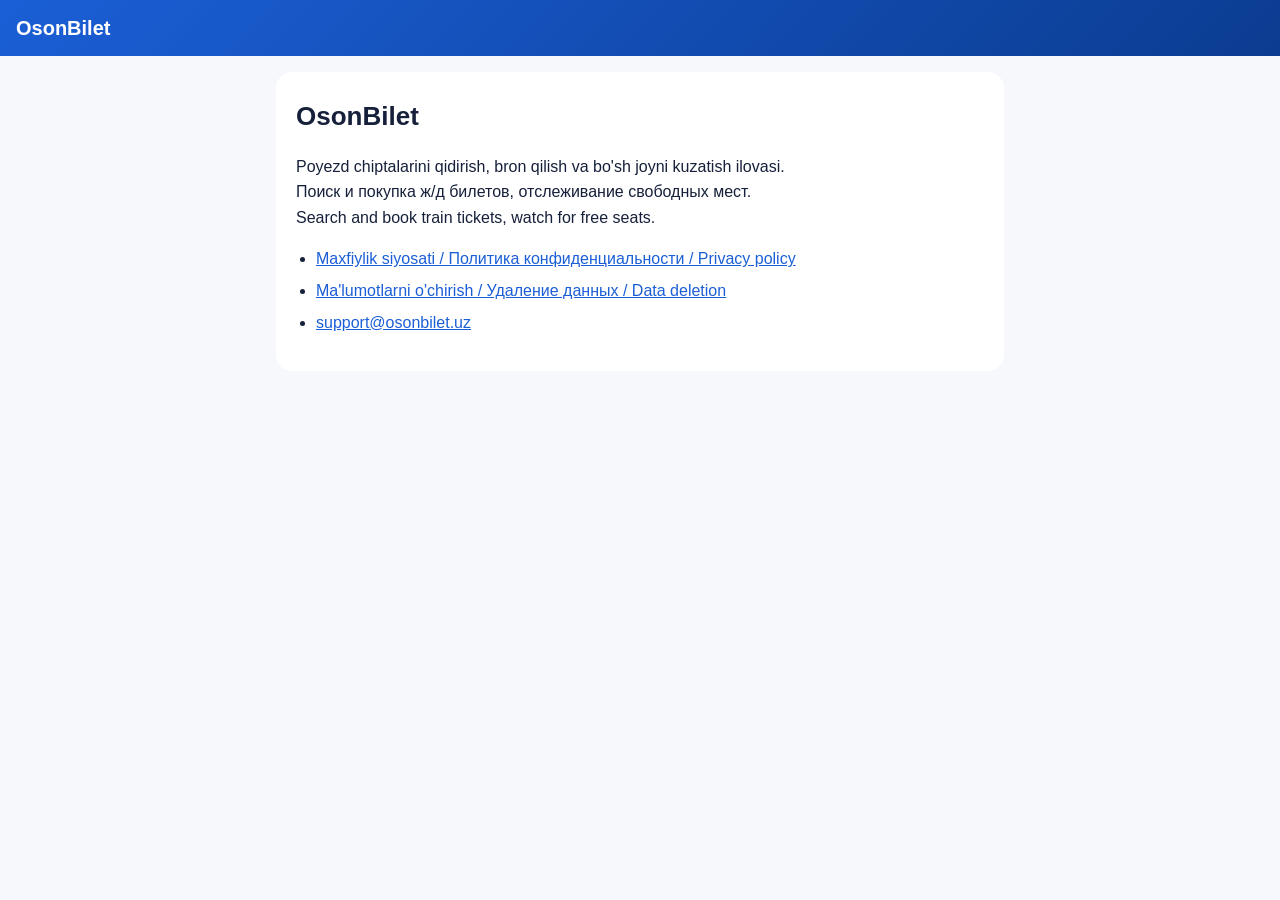
<file: index.html>
<!doctype html>
<html lang="uz">
<head>
<meta charset="utf-8">
<meta name="viewport" content="width=device-width, initial-scale=1">
<title>OsonBilet</title>
<link rel="stylesheet" href="style.css">
</head>
<body>
<header><div class="brand">OsonBilet</div></header>
<main>
<section>
<h1>OsonBilet</h1>
<p>Poyezd chiptalarini qidirish, bron qilish va bo'sh joyni kuzatish ilovasi.<br>
Поиск и покупка ж/д билетов, отслеживание свободных мест.<br>
Search and book train tickets, watch for free seats.</p>
<ul>
<li><a href="privacy.html">Maxfiylik siyosati / Политика конфиденциальности / Privacy policy</a></li>
<li><a href="delete-data.html">Ma'lumotlarni o'chirish / Удаление данных / Data deletion</a></li>
<li><a href="mailto:support@osonbilet.uz">support@osonbilet.uz</a></li>
</ul>
</section>
</main>
</body>
</html>
</file>
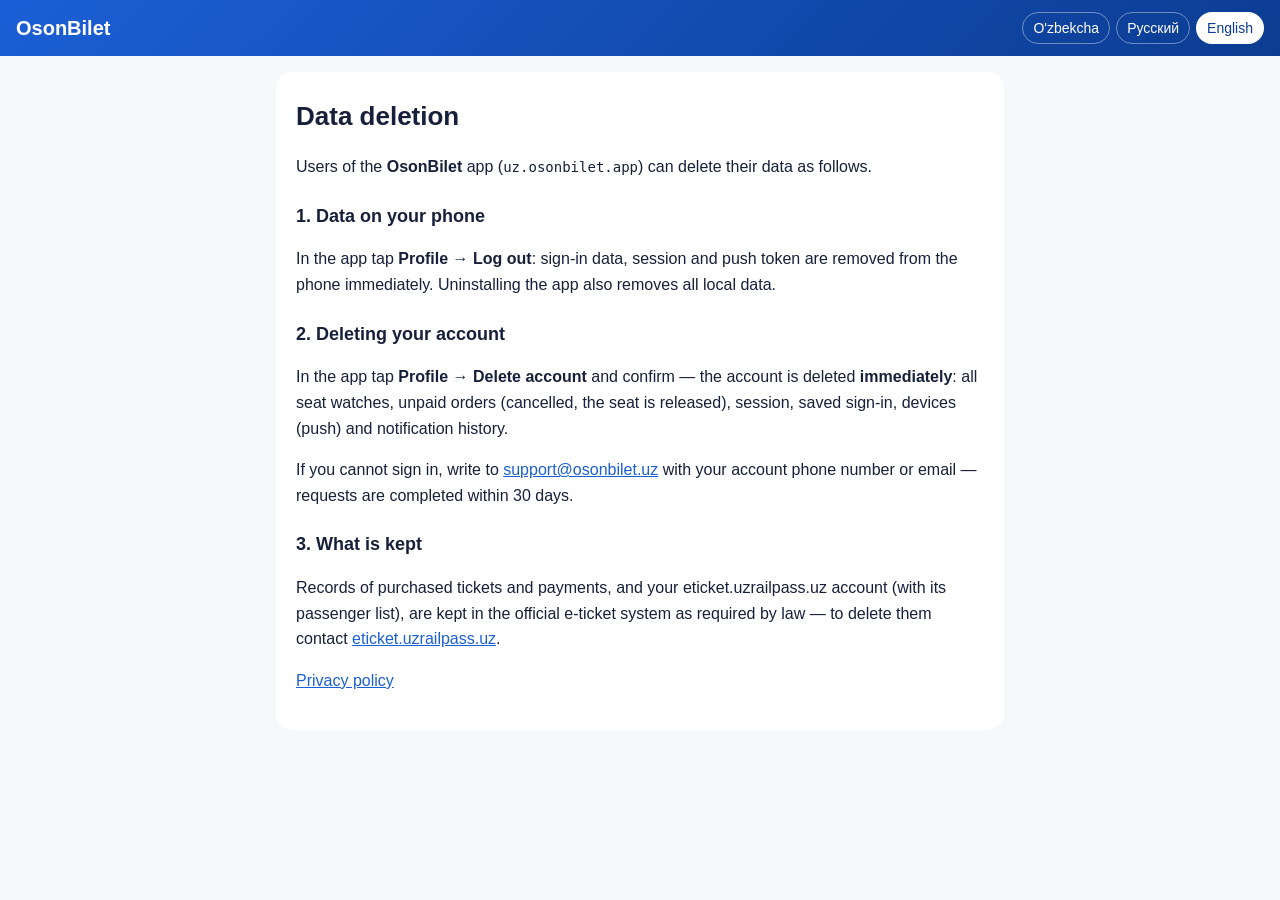
<file: delete-data.html>
<!doctype html>
<html lang="uz">
<head>
<meta charset="utf-8">
<meta name="viewport" content="width=device-width, initial-scale=1">
<title>OsonBilet — Ma'lumotlarni o'chirish / Data deletion</title>
<link rel="stylesheet" href="style.css">
</head>
<body>
<header>
  <div class="brand">OsonBilet</div>
  <nav class="langs">
    <a href="#uz" data-l="uz">O'zbekcha</a>
    <a href="#ru" data-l="ru">Русский</a>
    <a href="#en" data-l="en">English</a>
  </nav>
</header>
<main>

<section id="uz" lang="uz">
<h1>Ma'lumotlarni o'chirish</h1>
<p><b>OsonBilet</b> ilovasi (<code>uz.osonbilet.app</code>) foydalanuvchilari o'z ma'lumotlarini quyidagicha o'chirishi mumkin.</p>
<h2>1. Telefondagi ma'lumotlar</h2>
<p>Ilovada <b>Profil → Chiqish</b> ni bosing: kirish ma'lumotlari, sessiya va push-token telefondan darhol o'chiriladi. Ilovani o'chirib tashlash ham barcha lokal ma'lumotlarni o'chiradi.</p>
<h2>2. Hisobni o'chirish</h2>
<p>Ilovada <b>Profil → Hisobni o'chirish</b> ni bosing va tasdiqlang — hisob <b>darhol</b> o'chiriladi: barcha kuzatuvlar, to'lanmagan buyurtmalar (bekor qilinadi, joy bo'shaydi), sessiya, saqlangan login/parol, qurilmalar (push) va bildirishnomalar tarixi.</p>
<p>Ilovaga kira olmasangiz, <a href="mailto:support@osonbilet.uz?subject=OsonBilet%3A%20hisobni%20o'chirish">support@osonbilet.uz</a> manziliga hisobingiz telefon raqami yoki emailini yozing — so'rov 30 kun ichida bajariladi.</p>
<h2>3. Saqlanib qoladigan ma'lumotlar</h2>
<p>Sotib olingan chiptalar va to'lovlar haqidagi yozuvlar hamda eticket.uzrailpass.uz hisobingiz (yo'lovchilar ro'yxati bilan) rasmiy elektron chipta tizimida qonunchilikka muvofiq saqlanadi — ularni o'chirish uchun <a href="https://eticket.uzrailpass.uz">eticket.uzrailpass.uz</a> ga murojaat qiling.</p>
<p><a href="privacy.html#uz">Maxfiylik siyosati</a></p>
</section>

<section id="ru" lang="ru">
<h1>Удаление данных</h1>
<p>Пользователи приложения <b>OsonBilet</b> (<code>uz.osonbilet.app</code>) могут удалить свои данные следующим образом.</p>
<h2>1. Данные на телефоне</h2>
<p>В приложении нажмите <b>Профиль → Выйти</b>: данные входа, сессия и push-токен сразу удаляются с телефона. Удаление приложения также стирает все локальные данные.</p>
<h2>2. Удаление аккаунта</h2>
<p>В приложении нажмите <b>Профиль → Удалить аккаунт</b> и подтвердите — аккаунт удаляется <b>сразу</b>: все отслеживания, неоплаченные заказы (отменяются, место освобождается), сессия, сохранённый логин/пароль, устройства (push) и история уведомлений.</p>
<p>Если вы не можете войти в приложение, напишите на <a href="mailto:support@osonbilet.uz?subject=OsonBilet%3A%20delete%20account">support@osonbilet.uz</a>, указав телефон или email аккаунта, — запрос выполняется в течение 30 дней.</p>
<h2>3. Что сохраняется</h2>
<p>Записи о купленных билетах и платежах, а также ваш аккаунт eticket.uzrailpass.uz (со списком пассажиров) хранятся в официальной системе электронных билетов согласно законодательству — для их удаления обратитесь на <a href="https://eticket.uzrailpass.uz">eticket.uzrailpass.uz</a>.</p>
<p><a href="privacy.html#ru">Политика конфиденциальности</a></p>
</section>

<section id="en" lang="en">
<h1>Data deletion</h1>
<p>Users of the <b>OsonBilet</b> app (<code>uz.osonbilet.app</code>) can delete their data as follows.</p>
<h2>1. Data on your phone</h2>
<p>In the app tap <b>Profile → Log out</b>: sign-in data, session and push token are removed from the phone immediately. Uninstalling the app also removes all local data.</p>
<h2>2. Deleting your account</h2>
<p>In the app tap <b>Profile → Delete account</b> and confirm — the account is deleted <b>immediately</b>: all seat watches, unpaid orders (cancelled, the seat is released), session, saved sign-in, devices (push) and notification history.</p>
<p>If you cannot sign in, write to <a href="mailto:support@osonbilet.uz?subject=OsonBilet%3A%20delete%20account">support@osonbilet.uz</a> with your account phone number or email — requests are completed within 30 days.</p>
<h2>3. What is kept</h2>
<p>Records of purchased tickets and payments, and your eticket.uzrailpass.uz account (with its passenger list), are kept in the official e-ticket system as required by law — to delete them contact <a href="https://eticket.uzrailpass.uz">eticket.uzrailpass.uz</a>.</p>
<p><a href="privacy.html#en">Privacy policy</a></p>
</section>

</main>
<script src="lang.js"></script>
</body>
</html>
</file>
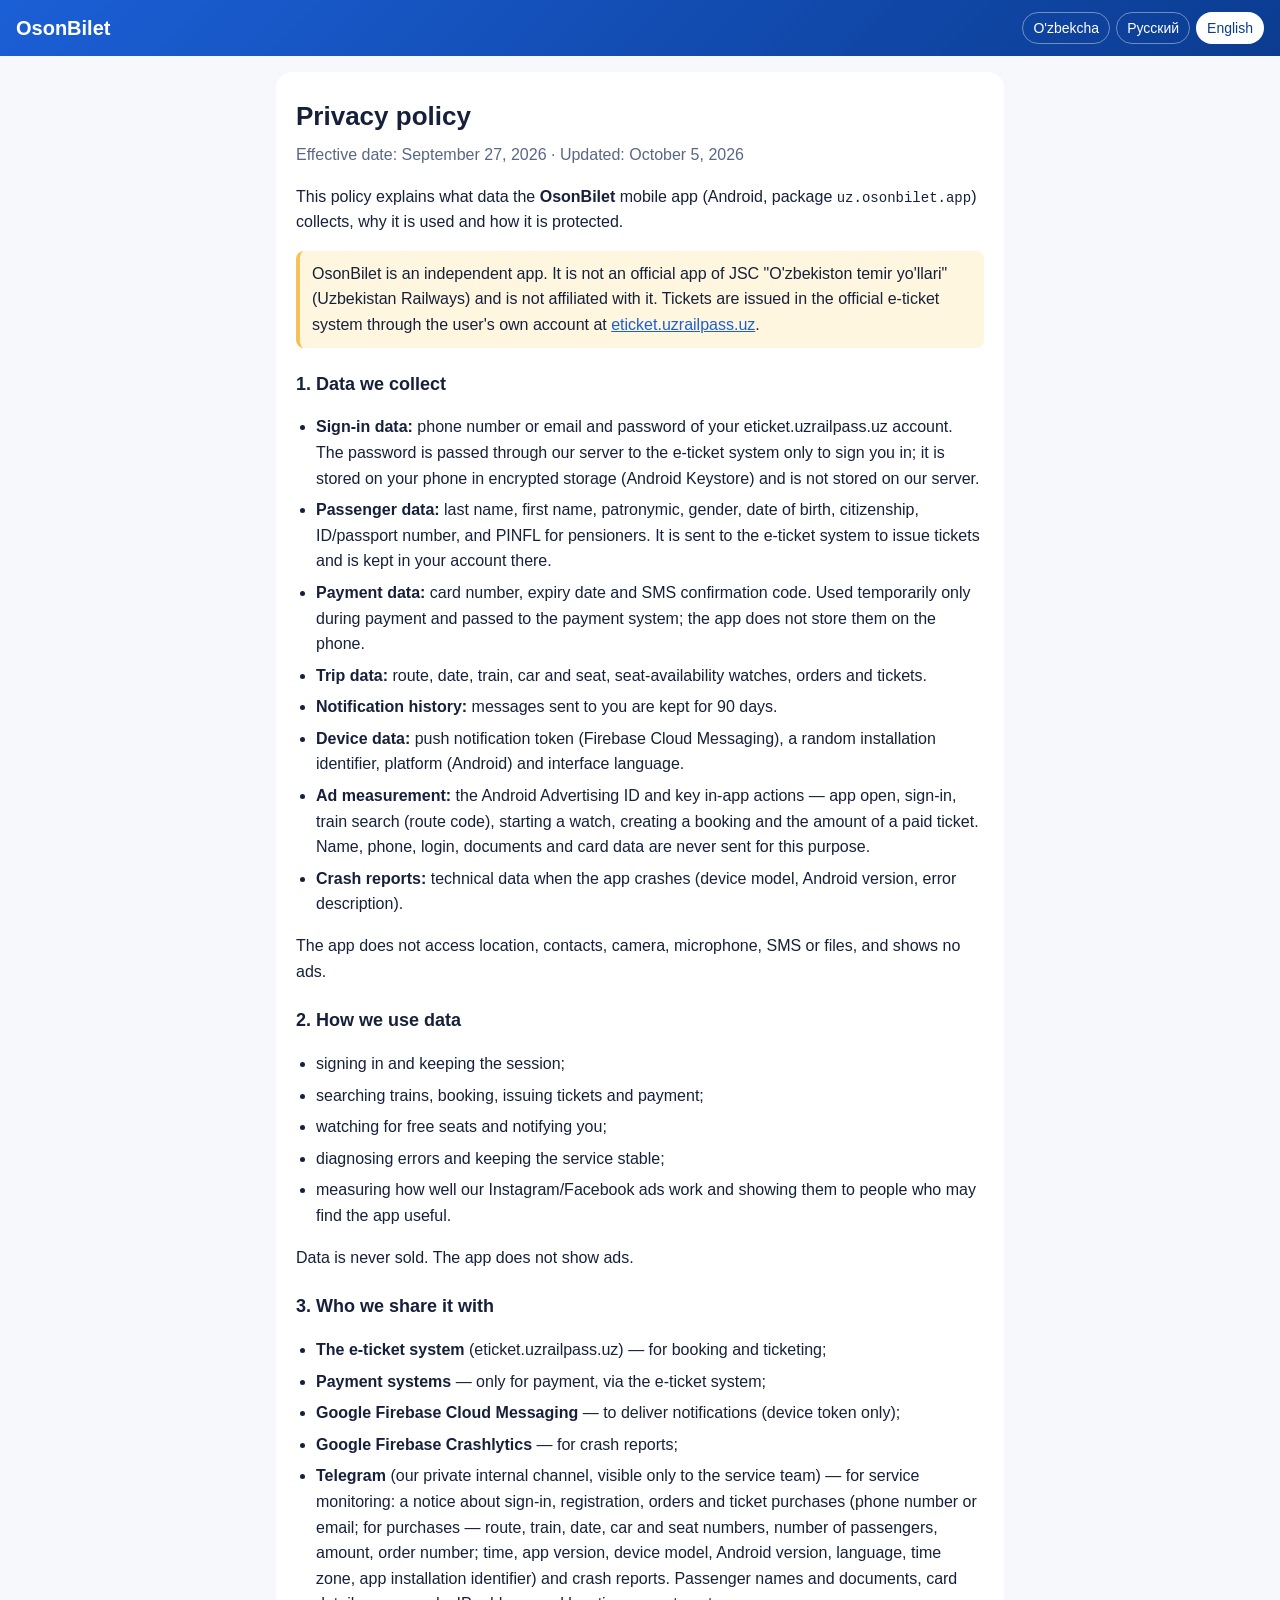
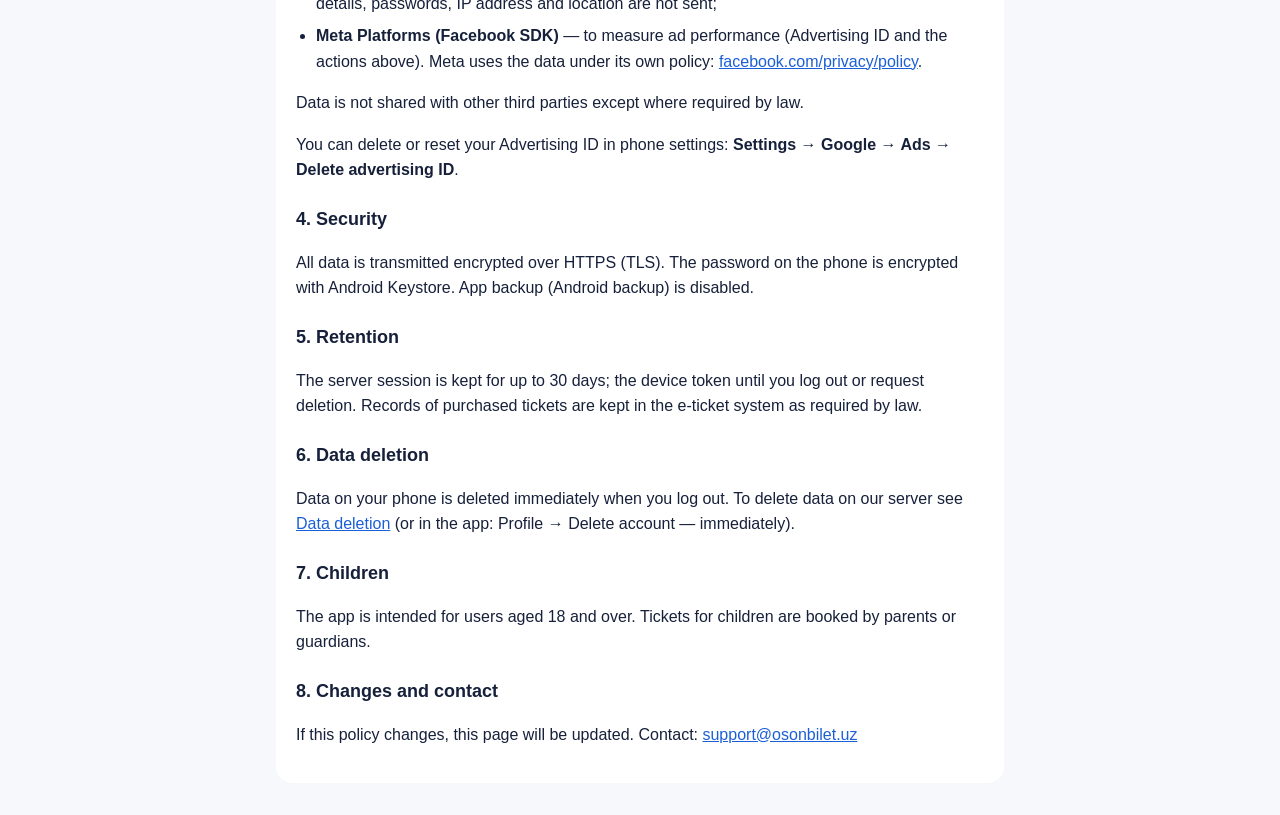
<file: privacy.html>
<!doctype html>
<html lang="uz">
<head>
<meta charset="utf-8">
<meta name="viewport" content="width=device-width, initial-scale=1">
<title>OsonBilet — Maxfiylik siyosati / Privacy policy</title>
<link rel="stylesheet" href="style.css">
</head>
<body>
<header>
  <div class="brand">OsonBilet</div>
  <nav class="langs">
    <a href="#uz" data-l="uz">O'zbekcha</a>
    <a href="#ru" data-l="ru">Русский</a>
    <a href="#en" data-l="en">English</a>
  </nav>
</header>
<main>

<section id="uz" lang="uz">
<h1>Maxfiylik siyosati</h1>
<p class="meta">Kuchga kirgan sana: 2026-yil 27-sentabr · Yangilangan: 2026-yil 5-oktabr</p>
<p>Ushbu siyosat <b>OsonBilet</b> mobil ilovasi (Android, paket <code>uz.osonbilet.app</code>) qanday ma'lumotlarni to'plashi, ulardan nima uchun foydalanishi va qanday himoya qilishini tushuntiradi.</p>
<p class="note">OsonBilet — mustaqil ilova. U "O'zbekiston temir yo'llari" AJ ning rasmiy ilovasi emas va u bilan bog'liq emas. Chiptalar foydalanuvchining shaxsiy <a href="https://eticket.uzrailpass.uz">eticket.uzrailpass.uz</a> hisobi orqali rasmiy elektron chipta tizimida rasmiylashtiriladi.</p>

<h2>1. Qanday ma'lumotlar to'planadi</h2>
<ul>
<li><b>Kirish ma'lumotlari:</b> eticket.uzrailpass.uz hisobingiz telefon raqami yoki emaili va paroli. Parol faqat tizimga kirish uchun serverimiz orqali elektron chipta tizimiga uzatiladi; telefonda shifrlangan xotirada (Android Keystore) saqlanadi, serverimizda saqlanmaydi.</li>
<li><b>Yo'lovchi ma'lumotlari:</b> familiya, ism, otasining ismi, jins, tug'ilgan sana, fuqarolik, hujjat (pasport/ID) raqami, pensionerlar uchun JSHSHIR. Bu ma'lumotlar chipta rasmiylashtirish uchun elektron chipta tizimiga uzatiladi va u yerdagi hisobingizda saqlanadi.</li>
<li><b>To'lov ma'lumotlari:</b> bank karta raqami, amal qilish muddati va SMS tasdiqlash kodi. Ular faqat to'lovni amalga oshirish uchun to'lov jarayoni davomida vaqtincha ishlatiladi va to'lov tizimiga uzatiladi; ilova ularni telefonda saqlamaydi.</li>
<li><b>Safar ma'lumotlari:</b> yo'nalish, sana, poyezd, vagon va joy tanlovi, bo'sh joy kuzatuvlari, buyurtmalar va chiptalar.</li>
<li><b>Bildirishnomalar tarixi:</b> sizga yuborilgan xabarlar 90 kun saqlanadi.</li>
<li><b>Qurilma ma'lumotlari:</b> push-bildirishnoma tokeni (Firebase Cloud Messaging), ilova o'rnatilishi bo'yicha tasodifiy identifikator, platforma (Android) va interfeys tili.</li>
<li><b>Reklama samaradorligi:</b> Android reklama identifikatori (Advertising ID) va ilovadagi asosiy harakatlar — ilovani ochish, tizimga kirish, poyezd qidirish (yo'nalish kodi), kuzatuv yoqish, bron yaratish va to'langan chipta summasi. Ism, telefon, login, hujjat yoki karta ma'lumotlari bu maqsadda uzatilmaydi.</li>
<li><b>Xatolar hisoboti:</b> ilova ishdan chiqqanda texnik ma'lumot (qurilma modeli, Android versiyasi, xato tavsifi).</li>
</ul>
<p>Ilova joylashuv, kontaktlar, kamera, mikrofon, SMS yoki fayllaringizga kirmaydi va reklama ko'rsatmaydi.</p>

<h2>2. Ma'lumotlardan foydalanish maqsadlari</h2>
<ul>
<li>tizimga kirish va sessiyani saqlash;</li>
<li>poyezd qidirish, joy bron qilish, chipta rasmiylashtirish va to'lov;</li>
<li>bo'sh joy kuzatuvi va joy topilganda bildirishnoma yuborish;</li>
<li>xatolarni aniqlash va xizmat barqarorligini ta'minlash;</li>
<li>Instagram/Facebook'dagi reklamamiz qanchalik samarali ekanini o'lchash va uni ilovadan foydalanishi mumkin bo'lgan odamlarga ko'rsatish.</li>
</ul>
<p>Ma'lumotlar sotilmaydi. Ilova ichida reklama ko'rsatilmaydi.</p>

<h2>3. Kimlarga uzatiladi</h2>
<ul>
<li><b>Elektron chipta tizimi</b> (eticket.uzrailpass.uz) — bron va chipta rasmiylashtirish uchun;</li>
<li><b>To'lov tizimlari</b> — faqat to'lov uchun, elektron chipta tizimi orqali;</li>
<li><b>Google Firebase Cloud Messaging</b> — push-bildirishnomalarni yetkazish uchun (faqat qurilma tokeni);</li>
<li><b>Google Firebase Crashlytics</b> — xatolar hisoboti uchun;</li>
<li><b>Telegram</b> (bizning yopiq ichki kanalimiz, faqat xizmat jamoasi ko'radi) — xizmat monitoringi uchun: tizimga kirish, ro'yxatdan o'tish, buyurtma va chipta xaridi haqida xabar (telefon raqami yoki email; xaridda — yo'nalish, poyezd, sana, vagon va joy raqamlari, yo'lovchilar soni, summa, buyurtma raqami; vaqt, ilova versiyasi, qurilma modeli, Android versiyasi, til, vaqt zonasi, ilova o'rnatilishi identifikatori) hamda xatolar hisoboti. Yo'lovchi ismlari, hujjatlari, karta ma'lumotlari, parol, IP manzil va joylashuv yuborilmaydi;</li>
<li><b>Meta Platforms (Facebook SDK)</b> — reklama samaradorligini o'lchash uchun (reklama identifikatori va yuqoridagi harakatlar). Meta ma'lumotdan o'z siyosatiga ko'ra foydalanadi: <a href="https://www.facebook.com/privacy/policy">facebook.com/privacy/policy</a>.</li>
</ul>
<p>Qonun talab qilgan hollardan tashqari boshqa uchinchi shaxslarga berilmaydi.</p>
<p>Reklama identifikatorini telefon sozlamalarida o'chirishingiz yoki yangilashingiz mumkin: <b>Sozlamalar → Google → Reklama → Reklama identifikatorini o'chirish</b>.</p>

<h2>4. Himoya</h2>
<p>Barcha ma'lumotlar HTTPS (TLS) orqali shifrlangan holda uzatiladi. Telefondagi parol Android Keystore bilan shifrlanadi. Ilova zaxira nusxasi (Android backup) o'chirilgan.</p>

<h2>5. Saqlash muddati</h2>
<p>Serverdagi sessiya 30 kungacha, qurilma tokeni tizimdan chiqilguncha yoki o'chirish so'rovigacha saqlanadi. Sotib olingan chiptalar ma'lumotlari qonunchilik talabiga ko'ra elektron chipta tizimida saqlanadi.</p>

<h2>6. Ma'lumotlarni o'chirish</h2>
<p>Tizimdan chiqqaningizda telefondagi ma'lumotlar darhol o'chiriladi. Serverdagi ma'lumotlarni o'chirish tartibi: <a href="delete-data.html#uz">Ma'lumotlarni o'chirish</a> (yoki ilovada: Profil → Hisobni o'chirish — darhol).</p>

<h2>7. Bolalar</h2>
<p>Ilova 18 yoshdan katta foydalanuvchilar uchun mo'ljallangan. Bolalar uchun chipta ota-ona yoki vasiy tomonidan rasmiylashtiriladi.</p>

<h2>8. O'zgarishlar va aloqa</h2>
<p>Siyosat o'zgarsa, shu sahifa yangilanadi. Savollar uchun: <a href="mailto:support@osonbilet.uz">support@osonbilet.uz</a></p>
</section>

<section id="ru" lang="ru">
<h1>Политика конфиденциальности</h1>
<p class="meta">Дата вступления в силу: 27 сентября 2026 г. · Обновлено: 5 октября 2026 г.</p>
<p>Эта политика объясняет, какие данные собирает мобильное приложение <b>OsonBilet</b> (Android, пакет <code>uz.osonbilet.app</code>), зачем они используются и как защищаются.</p>
<p class="note">OsonBilet — независимое приложение. Оно не является официальным приложением АО «Узбекистон темир йуллари» и не связано с ним. Билеты оформляются в официальной системе электронных билетов через личный аккаунт пользователя на <a href="https://eticket.uzrailpass.uz">eticket.uzrailpass.uz</a>.</p>

<h2>1. Какие данные собираются</h2>
<ul>
<li><b>Данные для входа:</b> телефон или email и пароль аккаунта eticket.uzrailpass.uz. Пароль передаётся через наш сервер в систему электронных билетов только для входа; хранится на телефоне в зашифрованном хранилище (Android Keystore), на нашем сервере не хранится.</li>
<li><b>Данные пассажиров:</b> фамилия, имя, отчество, пол, дата рождения, гражданство, номер документа (паспорт/ID), ПИНФЛ для пенсионеров. Передаются в систему электронных билетов для оформления и хранятся в вашем аккаунте там.</li>
<li><b>Платёжные данные:</b> номер карты, срок действия и SMS-код. Используются временно только во время оплаты и передаются платёжной системе; приложение не хранит их на телефоне.</li>
<li><b>Данные о поездках:</b> маршрут, дата, поезд, вагон и место, отслеживания свободных мест, заказы и билеты.</li>
<li><b>История уведомлений:</b> отправленные вам сообщения хранятся 90 дней.</li>
<li><b>Данные устройства:</b> токен push-уведомлений (Firebase Cloud Messaging), случайный идентификатор установки, платформа (Android) и язык интерфейса.</li>
<li><b>Эффективность рекламы:</b> рекламный идентификатор Android (Advertising ID) и основные действия в приложении — открытие, вход, поиск поездов (код направления), включение отслеживания, создание брони и сумма оплаченного билета. Имя, телефон, логин, документы и данные карты для этого не передаются.</li>
<li><b>Отчёты об ошибках:</b> при сбое приложения — технические данные (модель устройства, версия Android, описание ошибки).</li>
</ul>
<p>Приложение не получает доступ к геолокации, контактам, камере, микрофону, SMS или файлам и не показывает рекламу.</p>

<h2>2. Цели использования</h2>
<ul>
<li>вход и поддержание сессии;</li>
<li>поиск поездов, бронирование, оформление билетов и оплата;</li>
<li>отслеживание свободных мест и уведомления о них;</li>
<li>диагностика ошибок и стабильность сервиса;</li>
<li>оценка эффективности нашей рекламы в Instagram/Facebook и показ её людям, которым приложение может быть полезно.</li>
</ul>
<p>Данные не продаются. Реклама внутри приложения не показывается.</p>

<h2>3. Кому передаются</h2>
<ul>
<li><b>Система электронных билетов</b> (eticket.uzrailpass.uz) — для бронирования и оформления;</li>
<li><b>Платёжные системы</b> — только для оплаты, через систему электронных билетов;</li>
<li><b>Google Firebase Cloud Messaging</b> — для доставки уведомлений (только токен устройства);</li>
<li><b>Google Firebase Crashlytics</b> — для отчётов об ошибках;</li>
<li><b>Telegram</b> (наш закрытый внутренний канал, доступен только команде сервиса) — для мониторинга сервиса: уведомление о входе, регистрации, заказе и покупке билета (телефон или email; при покупке — маршрут, поезд, дата, вагон и места, количество пассажиров, сумма, номер заказа; время, версия приложения, модель устройства, версия Android, язык, часовой пояс, идентификатор установки приложения), а также отчёты об ошибках. Имена и документы пассажиров, данные карты, пароль, IP-адрес и местоположение не передаются;</li>
<li><b>Meta Platforms (Facebook SDK)</b> — для оценки эффективности рекламы (рекламный идентификатор и действия выше). Meta использует данные согласно своей политике: <a href="https://www.facebook.com/privacy/policy">facebook.com/privacy/policy</a>.</li>
</ul>
<p>Другим третьим лицам данные не передаются, кроме случаев, предусмотренных законом.</p>
<p>Рекламный идентификатор можно удалить или сбросить в настройках телефона: <b>Настройки → Google → Реклама → Удалить рекламный идентификатор</b>.</p>

<h2>4. Защита</h2>
<p>Все данные передаются в зашифрованном виде по HTTPS (TLS). Пароль на телефоне шифруется Android Keystore. Резервное копирование приложения (Android backup) отключено.</p>

<h2>5. Срок хранения</h2>
<p>Сессия на сервере — до 30 дней, токен устройства — до выхода из аккаунта или запроса на удаление. Данные о купленных билетах хранятся в системе электронных билетов согласно законодательству.</p>

<h2>6. Удаление данных</h2>
<p>При выходе из аккаунта данные на телефоне удаляются сразу. Порядок удаления данных на сервере: <a href="delete-data.html#ru">Удаление данных</a> (или в приложении: Профиль → Удалить аккаунт — сразу).</p>

<h2>7. Дети</h2>
<p>Приложение предназначено для пользователей старше 18 лет. Билеты для детей оформляют родители или опекуны.</p>

<h2>8. Изменения и контакты</h2>
<p>При изменении политики эта страница обновляется. Вопросы: <a href="mailto:support@osonbilet.uz">support@osonbilet.uz</a></p>
</section>

<section id="en" lang="en">
<h1>Privacy policy</h1>
<p class="meta">Effective date: September 27, 2026 · Updated: October 5, 2026</p>
<p>This policy explains what data the <b>OsonBilet</b> mobile app (Android, package <code>uz.osonbilet.app</code>) collects, why it is used and how it is protected.</p>
<p class="note">OsonBilet is an independent app. It is not an official app of JSC "O'zbekiston temir yo'llari" (Uzbekistan Railways) and is not affiliated with it. Tickets are issued in the official e-ticket system through the user's own account at <a href="https://eticket.uzrailpass.uz">eticket.uzrailpass.uz</a>.</p>

<h2>1. Data we collect</h2>
<ul>
<li><b>Sign-in data:</b> phone number or email and password of your eticket.uzrailpass.uz account. The password is passed through our server to the e-ticket system only to sign you in; it is stored on your phone in encrypted storage (Android Keystore) and is not stored on our server.</li>
<li><b>Passenger data:</b> last name, first name, patronymic, gender, date of birth, citizenship, ID/passport number, and PINFL for pensioners. It is sent to the e-ticket system to issue tickets and is kept in your account there.</li>
<li><b>Payment data:</b> card number, expiry date and SMS confirmation code. Used temporarily only during payment and passed to the payment system; the app does not store them on the phone.</li>
<li><b>Trip data:</b> route, date, train, car and seat, seat-availability watches, orders and tickets.</li>
<li><b>Notification history:</b> messages sent to you are kept for 90 days.</li>
<li><b>Device data:</b> push notification token (Firebase Cloud Messaging), a random installation identifier, platform (Android) and interface language.</li>
<li><b>Ad measurement:</b> the Android Advertising ID and key in-app actions — app open, sign-in, train search (route code), starting a watch, creating a booking and the amount of a paid ticket. Name, phone, login, documents and card data are never sent for this purpose.</li>
<li><b>Crash reports:</b> technical data when the app crashes (device model, Android version, error description).</li>
</ul>
<p>The app does not access location, contacts, camera, microphone, SMS or files, and shows no ads.</p>

<h2>2. How we use data</h2>
<ul>
<li>signing in and keeping the session;</li>
<li>searching trains, booking, issuing tickets and payment;</li>
<li>watching for free seats and notifying you;</li>
<li>diagnosing errors and keeping the service stable;</li>
<li>measuring how well our Instagram/Facebook ads work and showing them to people who may find the app useful.</li>
</ul>
<p>Data is never sold. The app does not show ads.</p>

<h2>3. Who we share it with</h2>
<ul>
<li><b>The e-ticket system</b> (eticket.uzrailpass.uz) — for booking and ticketing;</li>
<li><b>Payment systems</b> — only for payment, via the e-ticket system;</li>
<li><b>Google Firebase Cloud Messaging</b> — to deliver notifications (device token only);</li>
<li><b>Google Firebase Crashlytics</b> — for crash reports;</li>
<li><b>Telegram</b> (our private internal channel, visible only to the service team) — for service monitoring: a notice about sign-in, registration, orders and ticket purchases (phone number or email; for purchases — route, train, date, car and seat numbers, number of passengers, amount, order number; time, app version, device model, Android version, language, time zone, app installation identifier) and crash reports. Passenger names and documents, card details, passwords, IP address and location are not sent;</li>
<li><b>Meta Platforms (Facebook SDK)</b> — to measure ad performance (Advertising ID and the actions above). Meta uses the data under its own policy: <a href="https://www.facebook.com/privacy/policy">facebook.com/privacy/policy</a>.</li>
</ul>
<p>Data is not shared with other third parties except where required by law.</p>
<p>You can delete or reset your Advertising ID in phone settings: <b>Settings → Google → Ads → Delete advertising ID</b>.</p>

<h2>4. Security</h2>
<p>All data is transmitted encrypted over HTTPS (TLS). The password on the phone is encrypted with Android Keystore. App backup (Android backup) is disabled.</p>

<h2>5. Retention</h2>
<p>The server session is kept for up to 30 days; the device token until you log out or request deletion. Records of purchased tickets are kept in the e-ticket system as required by law.</p>

<h2>6. Data deletion</h2>
<p>Data on your phone is deleted immediately when you log out. To delete data on our server see <a href="delete-data.html#en">Data deletion</a> (or in the app: Profile → Delete account — immediately).</p>

<h2>7. Children</h2>
<p>The app is intended for users aged 18 and over. Tickets for children are booked by parents or guardians.</p>

<h2>8. Changes and contact</h2>
<p>If this policy changes, this page will be updated. Contact: <a href="mailto:support@osonbilet.uz">support@osonbilet.uz</a></p>
</section>

</main>
<script src="lang.js"></script>
</body>
</html>
</file>
<file: style.css>
:root {
  --bg: #f6f8fc;
  --card: #ffffff;
  --text: #16203a;
  --muted: #5a6784;
  --brand: #1b5fd6;
  --note: #fff6e0;
  --note-border: #f5c25a;
}
@media (prefers-color-scheme: dark) {
  :root {
    --bg: #0b1426;
    --card: #13203a;
    --text: #e6ecf8;
    --muted: #9aa8c4;
    --brand: #7fa8f5;
    --note: #2a2410;
    --note-border: #8a6a1c;
  }
}
* { box-sizing: border-box; }
body {
  margin: 0;
  background: var(--bg);
  color: var(--text);
  font: 16px/1.6 -apple-system, "Segoe UI", Roboto, Inter, sans-serif;
}
header {
  position: sticky;
  top: 0;
  display: flex;
  flex-wrap: wrap;
  gap: 8px 16px;
  align-items: center;
  justify-content: space-between;
  padding: 12px 16px;
  background: linear-gradient(135deg, #1b5fd6, #0b3c91);
  color: #fff;
}
.brand { font-weight: 800; font-size: 20px; }
.langs { display: flex; gap: 6px; }
.langs a {
  color: #fff;
  text-decoration: none;
  padding: 4px 10px;
  border-radius: 999px;
  border: 1px solid rgba(255, 255, 255, 0.4);
  font-size: 14px;
}
.langs a.on { background: #fff; color: #0b3c91; }
main { max-width: 760px; margin: 0 auto; padding: 16px; }
section {
  background: var(--card);
  border-radius: 16px;
  padding: 8px 20px 20px;
  margin-bottom: 16px;
}
h1 { font-size: 26px; margin: 16px 0 4px; }
h2 { font-size: 18px; margin: 22px 0 6px; }
.meta { color: var(--muted); margin-top: 0; }
.note {
  background: var(--note);
  border-left: 4px solid var(--note-border);
  padding: 10px 12px;
  border-radius: 8px;
}
a { color: var(--brand); }
code { font-size: 14px; }
ul { padding-left: 20px; }
li { margin: 6px 0; }
</file>
